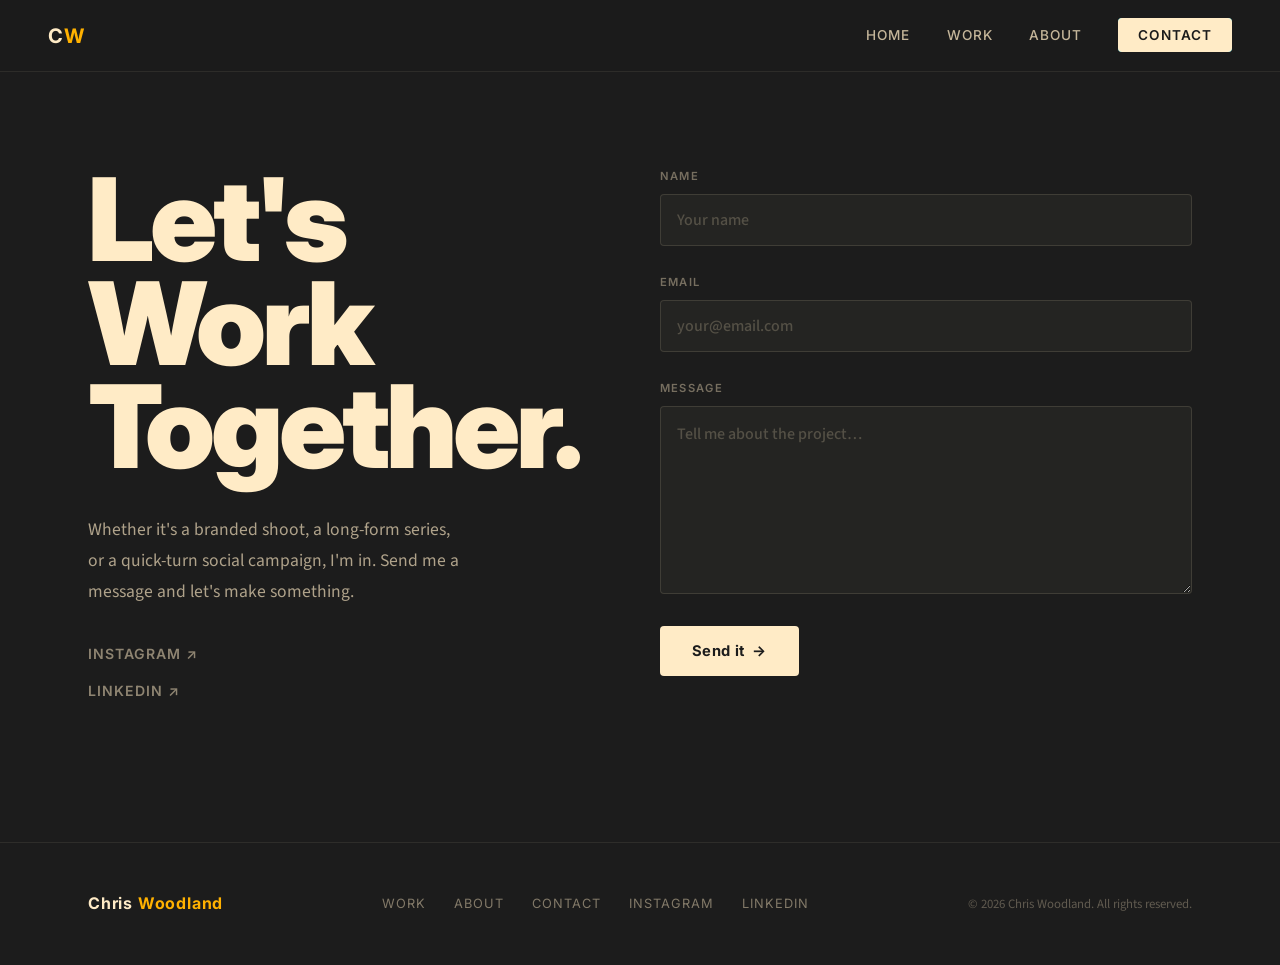
<file: contact.html>
<!DOCTYPE html>
<html lang="en">
<head>
  <meta charset="UTF-8" />
  <meta name="viewport" content="width=device-width, initial-scale=1.0" />
  <meta name="description" content="Get in touch with Chris Woodland — Video Editor, Filmmaker &amp; Content Creator based in Los Angeles." />
  <title>Contact — Chris Woodland</title>
  <link rel="stylesheet" href="css/style.css" />

  <!-- Pre-paint: Contact is always a dark-nav page.
       Setting this class before first paint snaps the Contact CTA button
       to its cream/filled state with zero flash. -->
  <script>
    document.documentElement.classList.add('contact-page');
  </script>
</head>
<body class="contact-page-body">

  <!-- ═══════════════════════════════════
       NAVIGATION
  ═══════════════════════════════════ -->
  <nav class="nav nav-dark" role="navigation" aria-label="Main navigation">
    <a href="index.html" class="nav-logo">C<span>W</span></a>

    <button class="nav-toggle" aria-label="Toggle menu" aria-expanded="false">
      <span></span><span></span><span></span>
    </button>

    <ul class="nav-links">
      <li><a href="index.html">Home</a></li>
      <li><a href="work.html">Work</a></li>
      <li><a href="about.html">About</a></li>
      <li><a href="contact.html" class="nav-cta"><span>Contact</span></a></li>
    </ul>
  </nav>


  <!-- ═══════════════════════════════════
       CONTACT — headline + form
  ═══════════════════════════════════ -->
  <section class="contact-section section-dark" aria-label="Contact Chris">
    <div class="container">
      <div class="contact-grid">

        <!-- LEFT: headline + tagline + socials -->
        <div class="contact-left">
          <h1 class="contact-title">
            <span class="page-load-drop">Let's</span>
            <span class="page-load-drop page-load-delay-1">Work</span>
            <span class="page-load-drop page-load-delay-2">Together.</span>
          </h1>

          <p class="contact-sub page-load-item page-load-delay-3">
            Whether it's a branded shoot, a long-form series, or a quick-turn
            social campaign, I'm in. Send me a message and let's make something.
          </p>

          <div class="contact-socials page-load-item page-load-delay-4">
            <a href="https://instagram.com/Tophwin"
               class="contact-social-link"
               target="_blank" rel="noopener">
              Instagram ↗
            </a>
            <a href="https://www.linkedin.com/in/chris-woodland-5528b317b/"
               class="contact-social-link"
               target="_blank" rel="noopener">
              LinkedIn ↗
            </a>
          </div>
        </div>

        <!-- RIGHT: form -->
        <!--
          FORMSPREE SETUP:
          1. Go to formspree.io and create a free account.
          2. Create a new form — copy the form ID (looks like "xdkoblyz").
          3. Replace YOUR_FORM_ID below with your actual form ID.
          4. In the Formspree dashboard you can set a custom "Return URL"
             to redirect back to this page after submission.
        -->
        <form class="contact-form page-load-item page-load-delay-3"
              action="https://formspree.io/f/mbdpnwzp"
              method="POST"
              novalidate>

          <div class="form-group">
            <label for="contact-name">Name</label>
            <input
              type="text"
              id="contact-name"
              name="name"
              placeholder="Your name"
              autocomplete="name"
              required
            />
          </div>

          <div class="form-group">
            <label for="contact-email">Email</label>
            <input
              type="email"
              id="contact-email"
              name="email"
              placeholder="your@email.com"
              autocomplete="email"
              required
            />
          </div>

          <div class="form-group">
            <label for="contact-message">Message</label>
            <textarea
              id="contact-message"
              name="message"
              rows="6"
              placeholder="Tell me about the project…"
              required
            ></textarea>
          </div>

          <button type="submit" class="btn-submit">Send it &nbsp;→</button>

        </form>

      </div>
    </div>
  </section>


  <!-- ═══════════════════════════════════
       FOOTER
  ═══════════════════════════════════ -->
  <footer class="footer section-dark" role="contentinfo">
    <div class="container">
      <div class="footer-inner">
        <span class="footer-logo">Chris <span>Woodland</span></span>

        <nav class="footer-links" aria-label="Footer navigation">
          <a href="work.html">Work</a>
          <a href="about.html">About</a>
          <a href="contact.html">Contact</a>
          <a href="https://instagram.com/Tophwin" target="_blank" rel="noopener">Instagram</a>
          <a href="https://www.linkedin.com/in/chris-woodland-5528b317b/" target="_blank" rel="noopener">LinkedIn</a>
        </nav>

        <p class="footer-copy">&copy; 2026 Chris Woodland. All rights reserved.</p>
      </div>
    </div>
  </footer>


  <script src="js/main.js"></script>
</body>
</html>
</file>
<file: css/style.css>
/* ============================================================
   CHRIS WOODLAND — Global Stylesheet
   ChrisWoodland.com
   ============================================================ */

/* ---------- Fonts ---------- */
@import url('https://fonts.googleapis.com/css2?family=Inter:wght@300;400;500;600;700;900&family=Source+Sans+3:wght@300;400;500;600&display=swap');

/* ---------- CSS Variables ---------- */
:root {
  --carbon:  #1C1C1C;
  --cream:   #FFEBc6;
  --red:     #00D4FF;
  --coral:   #00B8E8;
  --orange:  #FFB100;

  --font-heading: 'Inter', sans-serif;
  --font-body:    'Source Sans 3', sans-serif;

  --nav-height: 72px;
  --transition: 0.3s ease;
}

/* ---------- Reset ---------- */
*, *::before, *::after { box-sizing: border-box; margin: 0; padding: 0; }
html { scroll-behavior: smooth; }
body {
  font-family: var(--font-body);
  background: var(--carbon);
  color: var(--cream);
  line-height: 1.6;
  overflow-x: hidden;
}
a { color: inherit; text-decoration: none; }
img { display: block; max-width: 100%; }
ul { list-style: none; }

/* ---------- Navigation ---------- */
.nav {
  position: fixed;
  top: 0; left: 0; right: 0;
  z-index: 100;
  height: var(--nav-height);
  display: flex;
  align-items: center;
  justify-content: space-between;
  padding: 0 48px;
  transition: background var(--transition), backdrop-filter var(--transition);
}

.nav.scrolled {
  background: rgba(28, 28, 28, 0.92);
  backdrop-filter: blur(12px);
  border-bottom: 1px solid rgba(255, 235, 198, 0.08);
}

.nav-logo {
  font-family: var(--font-heading);
  font-weight: 700;
  font-size: 1.25rem;
  letter-spacing: 0.05em;
  color: var(--cream);
  transition: color var(--transition);
}
.nav-logo span { color: var(--orange); }
.nav-logo:hover { color: var(--orange); }

.nav-links {
  display: flex;
  gap: 36px;
  align-items: center;
}

.nav-links a {
  font-family: var(--font-heading);
  font-size: 0.85rem;
  font-weight: 500;
  letter-spacing: 0.08em;
  text-transform: uppercase;
  color: rgba(255, 235, 198, 0.75);
  transition: color var(--transition);
}
.nav-links a:hover,
.nav-links a.active { color: var(--cream); }
/* CTA button active state: keep text carbon so it stays readable on the cream fill.
   The filled cream button itself is the "current page" indicator. */
.nav-links .nav-cta.active { color: var(--carbon); }

/* Animated underline glow on nav links */
.nav-links a:not(.nav-cta) {
  position: relative;
}
.nav-links a:not(.nav-cta)::after {
  content: '';
  position: absolute;
  bottom: -4px; left: 0;
  width: 0; height: 1px;
  background: var(--orange);
  box-shadow: 0 0 6px var(--orange), 0 0 12px rgba(255,177,0,0.4);
  transition: width 0.3s ease;
}
.nav-links a:not(.nav-cta):hover::after,
.nav-links a:not(.nav-cta).active::after { width: 100%; }

.nav-links .nav-cta {
  background: var(--red);
  color: var(--carbon);
  padding: 9px 20px;
  border-radius: 4px;
  font-weight: 600;
  position: relative;
  overflow: hidden;
  transition: background var(--transition), transform var(--transition), box-shadow var(--transition);
}
/* Text stays above any pseudo-element layers */
.nav-links .nav-cta span {
  position: relative;
  z-index: 1;
}
/* Home page: simple glow on hover — no fill animation */
.nav-links .nav-cta:hover {
  background: var(--coral);
  transform: translateY(-1px);
  box-shadow: 0 0 16px rgba(0, 212, 255, 0.55), 0 0 32px rgba(0, 212, 255, 0.25);
}

/* Hamburger (mobile) */
.nav-toggle {
  display: none;
  flex-direction: column;
  gap: 5px;
  cursor: pointer;
  padding: 6px;
  background: transparent;
  border: none;
  outline: none;
  -webkit-appearance: none;
  appearance: none;
}
.nav-toggle span {
  display: block;
  width: 26px; height: 2px;
  background: var(--cream);
  border-radius: 2px;
  transition: all var(--transition);
  pointer-events: none;
}

/* ---------- Buttons ---------- */
.btn {
  display: inline-flex;
  align-items: center;
  gap: 8px;
  font-family: var(--font-heading);
  font-weight: 600;
  font-size: 0.9rem;
  letter-spacing: 0.04em;
  padding: 14px 28px;
  border-radius: 4px;
  border: none;
  cursor: pointer;
  transition: all var(--transition);
}
.btn-primary {
  background: var(--red);
  color: var(--carbon);
  position: relative;
  overflow: hidden;
}
.btn-primary::before {
  content: '';
  position: absolute;
  inset: 0;
  background: linear-gradient(120deg, transparent 0%, rgba(255,255,255,0.12) 50%, transparent 100%);
  transform: translateX(-100%);
  transition: transform 0.5s ease;
}
.btn-primary:hover::before { transform: translateX(100%); }
.btn-primary:hover {
  background: var(--coral);
  transform: translateY(-2px);
  box-shadow: 0 0 20px rgba(0, 212, 255, 0.6), 0 0 40px rgba(0, 212, 255, 0.25), 0 8px 24px rgba(0, 212, 255, 0.35);
}
.btn-outline {
  background: transparent;
  color: var(--carbon);
  border: 2px solid var(--carbon);
  position: relative;
  overflow: hidden;
}
.btn-outline::before {
  content: '';
  position: absolute;
  inset: 0;
  background: var(--carbon);
  transform: scaleX(0);
  transform-origin: left;
  transition: transform 0.3s ease;
  z-index: -1;
}
.btn-outline:hover::before { transform: scaleX(1); }
.btn-outline:hover {
  color: var(--cream);
  transform: translateY(-2px);
  box-shadow: 0 0 16px rgba(28,28,28,0.25);
}
.btn-outline-light {
  background: transparent;
  color: var(--cream);
  border: 2px solid rgba(255,235,198,0.35);
  position: relative;
  overflow: hidden;
}
.btn-outline-light::before {
  content: '';
  position: absolute;
  inset: 0;
  background: rgba(255,235,198,0.07);
  transform: scaleX(0);
  transform-origin: left;
  transition: transform 0.3s ease;
  z-index: -1;
}
.btn-outline-light:hover::before { transform: scaleX(1); }
.btn-outline-light:hover {
  border-color: rgba(255,235,198,0.8);
  transform: translateY(-2px);
  box-shadow: 0 0 14px rgba(255,235,198,0.12), 0 0 28px rgba(255,235,198,0.06);
}

/* ---------- Section Utilities ---------- */
.section-dark  { background: var(--carbon); color: var(--cream); }
.section-light { background: var(--cream);  color: var(--carbon); }

.container {
  max-width: 1200px;
  margin: 0 auto;
  padding: 0 48px;
}

.section-label {
  font-family: var(--font-heading);
  font-size: 0.75rem;
  font-weight: 600;
  letter-spacing: 0.2em;
  text-transform: uppercase;
  opacity: 0.5;
  margin-bottom: 16px;
}

/* ---------- Hero ---------- */
.hero {
  min-height: 100vh;
  display: flex;
  flex-direction: column;
  justify-content: center;
  padding: calc(var(--nav-height) + 60px) 48px 80px;
  position: relative;
  overflow: hidden;
}

.hero::before {
  content: '';
  position: absolute;
  inset: 0;
  background:
    radial-gradient(ellipse 60% 50% at 70% 50%, rgba(0, 212, 255, 0.06) 0%, transparent 70%),
    radial-gradient(ellipse 40% 60% at 20% 80%, rgba(255, 177, 0, 0.04) 0%, transparent 70%);
  pointer-events: none;
}

.hero-content { position: relative; max-width: 900px; }

.hero-eyebrow {
  font-family: var(--font-heading);
  font-size: 0.8rem;
  font-weight: 500;
  letter-spacing: 0.25em;
  text-transform: uppercase;
  color: var(--orange);
  margin-bottom: 28px;
  display: flex;
  align-items: center;
  gap: 12px;
}
.hero-eyebrow::before {
  content: '';
  width: 32px; height: 1px;
  background: var(--orange);
}

.hero-title {
  font-family: var(--font-heading);
  font-weight: 900;
  font-size: clamp(3.5rem, 9vw, 8rem);
  line-height: 1;
  letter-spacing: -0.02em;
  margin-bottom: 32px;
  min-height: 1.1em;
}

/* Cycling text */
.cycling-wrapper {
  display: inline-block;
  position: relative;
}
.cycling-text {
  display: inline-block;
  opacity: 0;
  transform: translateY(20px);
  transition: opacity 0.5s ease, transform 0.5s ease;
  position: absolute;
  left: 0;
  white-space: nowrap;
}
.cycling-text.active {
  opacity: 1;
  transform: translateY(0);
  position: relative;
}
.cycling-text.exit {
  opacity: 0;
  transform: translateY(-20px);
}

/* Accent color on last word of cycling text */
.cycling-text .accent { color: var(--red); }

.hero-tagline {
  font-family: var(--font-body);
  font-size: clamp(1rem, 2vw, 1.25rem);
  font-weight: 300;
  color: rgba(255, 235, 198, 0.65);
  margin-bottom: 48px;
  max-width: 480px;
  line-height: 1.7;
}

.hero-actions {
  display: flex;
  align-items: center;
  gap: 20px;
  flex-wrap: wrap;
}

.hero-scroll {
  position: absolute;
  bottom: 40px;
  left: 48px;
  display: flex;
  align-items: center;
  gap: 12px;
  font-family: var(--font-heading);
  font-size: 0.75rem;
  letter-spacing: 0.15em;
  text-transform: uppercase;
  color: rgba(255,235,198,0.35);
}
.hero-scroll-line {
  width: 48px; height: 1px;
  background: rgba(255,235,198,0.2);
  position: relative;
  overflow: hidden;
}
.hero-scroll-line::after {
  content: '';
  position: absolute;
  left: -100%; top: 0;
  width: 100%; height: 100%;
  background: var(--orange);
  animation: scrollLine 2s ease-in-out infinite;
}
@keyframes scrollLine {
  0%   { left: -100%; }
  50%  { left: 0%; }
  100% { left: 100%; }
}

/* ---------- Recent Work Strip ---------- */
.work-strip {
  padding: 100px 0;
}

.work-strip-header {
  display: flex;
  justify-content: space-between;
  align-items: flex-end;
  margin-bottom: 48px;
}

.work-strip-title {
  font-family: var(--font-heading);
  font-weight: 800;
  font-size: clamp(2rem, 4vw, 3rem);
  line-height: 1.1;
  letter-spacing: -0.02em;
}

.work-grid {
  display: grid;
  grid-template-columns: repeat(3, 1fr);
  gap: 20px;
}

.work-card {
  position: relative;
  aspect-ratio: 16/10;
  overflow: hidden;
  border-radius: 6px;
  background: rgba(28,28,28,0.08);
  cursor: pointer;
}

.work-card-thumb {
  width: 100%; height: 100%;
  object-fit: cover;
  transition: transform 0.5s ease;
}

/* Placeholder when no image */
.work-card-placeholder {
  width: 100%; height: 100%;
  display: flex;
  align-items: center;
  justify-content: center;
  background: rgba(28,28,28,0.12);
  color: rgba(28,28,28,0.2);
  font-family: var(--font-heading);
  font-size: 0.8rem;
  letter-spacing: 0.1em;
  text-transform: uppercase;
}

.work-card:hover .work-card-thumb { transform: scale(1.04); }

/* Glow border on card hover */
.work-card::after {
  content: '';
  position: absolute;
  inset: 0;
  border-radius: 6px;
  border: 1.5px solid transparent;
  transition: border-color 0.3s ease, box-shadow 0.3s ease;
  pointer-events: none;
  z-index: 2;
}
.work-card:hover::after {
  border-color: rgba(0, 212, 255, 0.6);
  box-shadow:
    inset 0 0 20px rgba(0, 212, 255, 0.08),
    0 0 24px rgba(0, 212, 255, 0.2),
    0 0 48px rgba(0, 212, 255, 0.1);
}

.work-card-overlay {
  position: absolute;
  inset: 0;
  background: linear-gradient(to top, rgba(28,28,28,0.88) 0%, rgba(28,28,28,0.2) 60%, transparent 100%);
  opacity: 0;
  transition: opacity 0.35s ease;
  display: flex;
  align-items: flex-end;
  padding: 20px;
  z-index: 1;
}
.work-card:hover .work-card-overlay { opacity: 1; }

.work-card-info { color: #fff; }
.work-card-title {
  font-family: var(--font-heading);
  font-weight: 600;
  font-size: 1rem;
  margin-bottom: 4px;
}
.work-card-category {
  font-size: 0.75rem;
  letter-spacing: 0.1em;
  text-transform: uppercase;
  opacity: 0.7;
  color: var(--orange);
}

/* ---------- Logo Strip ---------- */
.logo-strip {
  padding: 80px 0;
  border-top: 1px solid rgba(255,235,198,0.06);
  border-bottom: 1px solid rgba(255,235,198,0.06);
}

.logo-strip-label {
  text-align: center;
  margin-bottom: 40px;
}

.logo-strip-track {
  display: flex;
  align-items: center;
  justify-content: center;
  gap: 60px;
  flex-wrap: wrap;
}

.logo-placeholder {
  height: 28px;
  width: 80px;
  background: rgba(255,235,198,0.08);
  border-radius: 3px;
  transition: background 0.3s ease, box-shadow 0.3s ease;
  cursor: default;
}
.logo-placeholder:hover {
  background: rgba(255,235,198,0.16);
  box-shadow: 0 0 12px rgba(255,177,0,0.2);
}

/* ---------- Footer ---------- */
.footer {
  padding: 48px 0;
  border-top: 1px solid rgba(255,235,198,0.08);
}

.footer-inner {
  display: flex;
  justify-content: space-between;
  align-items: center;
  flex-wrap: wrap;
  gap: 20px;
}

.footer-logo {
  font-family: var(--font-heading);
  font-weight: 700;
  font-size: 1rem;
  letter-spacing: 0.05em;
}
.footer-logo span { color: var(--orange); }

.footer-links {
  display: flex;
  gap: 28px;
}
.footer-links a {
  font-family: var(--font-heading);
  font-size: 0.8rem;
  letter-spacing: 0.08em;
  text-transform: uppercase;
  color: rgba(255,235,198,0.45);
  transition: color var(--transition), text-shadow var(--transition);
  position: relative;
}
.footer-links a::after {
  content: '';
  position: absolute;
  bottom: -3px; left: 0;
  width: 0; height: 1px;
  background: var(--orange);
  box-shadow: 0 0 6px var(--orange);
  transition: width 0.3s ease;
}
.footer-links a:hover {
  color: var(--cream);
  text-shadow: 0 0 12px rgba(255,235,198,0.25);
}
.footer-links a:hover::after { width: 100%; }

.footer-copy {
  font-size: 0.8rem;
  color: rgba(255,235,198,0.3);
}

/* ---------- Work Page: instant orange body (no flash on arrival) ---------- */
body.work-page-body { background: var(--orange); }

/* ---------- Page Exit Overlay (fires on departing page before nav) ---------- */
/* Motion blur keyframe — blurry at peak speed, clears as it decelerates */
@keyframes revealMotionBlur {
  0%   { filter: blur(12px); }
  55%  { filter: blur(6px);  }
  100% { filter: blur(0px);  }
}

.page-exit-overlay {
  position: fixed;
  inset: 0;
  background: var(--orange);
  z-index: 98; /* sits below nav (z-index:100) so logo + links stay visible */
  clip-path: circle(0% at var(--exit-x, 50%) var(--exit-y, 36px));
  pointer-events: none;
  will-change: clip-path, filter;
}
.page-exit-overlay.go {
  transition: clip-path 0.85s cubic-bezier(0.76, 0, 0.24, 1);
  clip-path: circle(150% at var(--exit-x, 50%) var(--exit-y, 36px));
  animation: revealMotionBlur 0.85s cubic-bezier(0.76, 0, 0.24, 1) forwards;
}

/* ---------- Home page Contact button: cream retreats right→left on arrival from work ---------- */
.nav-links .nav-cta {
  position: relative;
  overflow: hidden;
}
.nav-links .nav-cta::before {
  content: '';
  position: absolute;
  inset: 0;
  background: var(--cream);
  transform: scaleX(0);          /* invisible by default */
  transform-origin: right center;
  border-radius: inherit;
  transition: none;
}
/* Step 1: JS snaps to cream instantly (no transition) */
.nav-links .nav-cta.cream-snap::before  { transform: scaleX(1); transition: none; }
/* Step 2: JS retreats right→left, revealing cyan */
.nav-links .nav-cta.cream-retreat::before {
  transform: scaleX(0);
  transform-origin: left center; /* collapses leftward — cyan revealed right to left */
  transition: transform 0.55s cubic-bezier(0.22, 1, 0.36, 1);
}
/* Text always above the fill layer */
.nav-links .nav-cta span { position: relative; z-index: 1; }

/* ---------- Page Reveal (Radial Fill — direct URL access fallback) ---------- */
.page-reveal {
  position: fixed;
  inset: 0;
  background: var(--orange);
  z-index: 5;
  clip-path: circle(0% at var(--reveal-x, 50%) var(--reveal-y, 36px));
  pointer-events: none;
  will-change: clip-path;
}
.page-reveal.go {
  transition: clip-path 0.9s cubic-bezier(0.76, 0, 0.24, 1);
  clip-path: circle(150% at var(--reveal-x, 50%) var(--reveal-y, 36px));
  animation: revealMotionBlur 0.9s cubic-bezier(0.76, 0, 0.24, 1) forwards;
}
/* Once body turns orange the fixed overlay is redundant — hidden cleanly */
body.orange-ready .page-reveal { display: none; }
body.orange-ready { background: var(--orange); }

/* Sections + footer sit above the reveal overlay */
.page-header,
.work-page { position: relative; z-index: 10; }
.footer     { position: relative; z-index: 10; }

/* ---------- Section: Orange ---------- */
/* Sections are transparent — the page-reveal circle IS the background */
.section-orange {
  background: transparent;
  color: var(--carbon);
}

/* Nav: always dark on orange pages — static, no entrance animation */
.nav-dark {
  background: rgba(28, 28, 28, 0.96) !important;
  backdrop-filter: blur(12px);
  border-bottom: 1px solid rgba(255, 235, 198, 0.08);
}

/* Contact button: starts cyan, cream fill sweeps in from left on page load */
.nav-dark .nav-cta {
  background: var(--red); /* cyan — matches every other page initially */
  color: var(--carbon);
  transition: transform var(--transition), box-shadow var(--transition);
}
.nav-dark .nav-cta::before {
  content: '';
  position: absolute;
  inset: 0;
  background: var(--cream);
  transform: scaleX(0);
  transform-origin: left center;
  border-radius: inherit;
  transition: transform 0s; /* no transition until JS fires the fill */
}
/* JS adds .contact-fill to trigger the horizontal wipe */
.nav-dark .nav-cta.contact-fill::before {
  transform: scaleX(1);
  transition: transform 0.55s cubic-bezier(0.22, 1, 0.36, 1);
}
.nav-dark .nav-cta:hover {
  transform: translateY(-1px);
  box-shadow: 0 0 16px rgba(255, 235, 198, 0.35), 0 0 32px rgba(255, 235, 198, 0.12);
}

/* Eyebrow overrides on orange bg */
.section-orange .hero-eyebrow {
  color: rgba(28,28,28,0.55);
}
.section-orange .hero-eyebrow::before {
  background: rgba(28,28,28,0.4);
}

/* Accent dot on page title — use carbon on orange instead of cyan */
.section-orange .page-header-title .accent {
  color: var(--carbon);
  text-shadow: none;
}

.section-orange .page-header-sub {
  color: rgba(28,28,28,0.45);
}

/* Cards on orange — cream/white cards that lift off the warm background */
.section-orange .work-page-card {
  background: var(--cream);
  box-shadow: 0 4px 24px rgba(28,28,28,0.14);
}
.section-orange .work-page-card:hover {
  box-shadow: 0 10px 40px rgba(28,28,28,0.22);
  transform: translateY(-4px);
}
.section-orange .work-page-placeholder {
  background: linear-gradient(135deg, rgba(28,28,28,0.07) 0%, rgba(28,28,28,0.03) 100%);
  border: 1px solid rgba(28,28,28,0.08);
}

/* Glow border: carbon on orange for a dark punch */
.section-orange .work-page-card:hover::after,
.section-orange .work-page-card:focus-visible::after {
  border-color: rgba(28,28,28,0.5);
  box-shadow:
    inset 0 0 20px rgba(28,28,28,0.04),
    0 0 28px rgba(28,28,28,0.18),
    0 0 56px rgba(28,28,28,0.08);
}

/* Play button on orange-bg cards — use carbon ring, cyan icon */
.section-orange .work-page-play {
  background: rgba(28,28,28,0.1);
  border-color: rgba(28,28,28,0.5);
  color: var(--carbon);
}
.section-orange .work-page-card:hover .work-page-play {
  background: rgba(28,28,28,0.18);
  box-shadow: 0 0 20px rgba(28,28,28,0.25);
}

/* Category label on orange — use carbon, stands out clearly */
.section-orange .work-page-category {
  color: rgba(28,28,28,0.55);
}

/* ---------- Page Load Animations ---------- */

/* Cards / content: rise up from below */
.page-load-item {
  opacity: 0;
  transform: translateY(28px);
  transition: opacity 0.75s cubic-bezier(0.22, 1, 0.36, 1),
              transform 0.75s cubic-bezier(0.22, 1, 0.36, 1);
}
body.loaded .page-load-item {
  opacity: 1;
  transform: translateY(0);
}

/* Header elements: drop down from above */
.page-load-drop {
  opacity: 0;
  transform: translateY(-36px);
  transition: opacity 0.8s cubic-bezier(0.22, 1, 0.36, 1),
              transform 0.8s cubic-bezier(0.22, 1, 0.36, 1);
}
body.loaded .page-load-drop {
  opacity: 1;
  transform: translateY(0);
}
.page-load-delay-1 { transition-delay: 0.12s; }
.page-load-delay-2 { transition-delay: 0.24s; }
.page-load-delay-3 { transition-delay: 0.38s; }
.page-load-delay-4 { transition-delay: 0.48s; }
.page-load-delay-5 { transition-delay: 0.58s; }
.page-load-delay-6 { transition-delay: 0.68s; }
.page-load-delay-7 { transition-delay: 0.78s; }
.page-load-delay-8 { transition-delay: 0.88s; }
.page-load-delay-9  { transition-delay: 0.98s; }
.page-load-delay-10 { transition-delay: 1.08s; }
.page-load-delay-11 { transition-delay: 1.18s; }

/* ---------- Page Header (Work / About / Contact) ---------- */
.page-header {
  padding: calc(var(--nav-height) + 80px) 0 64px;
  border-bottom: 1px solid rgba(255,235,198,0.06);
}
.page-header-title {
  font-family: var(--font-heading);
  font-weight: 900;
  font-size: clamp(2.8rem, 7vw, 6rem);
  line-height: 1;
  letter-spacing: -0.02em;
  margin-bottom: 20px;
}
.page-header-title .accent {
  color: var(--red);
  text-shadow: 0 0 24px rgba(0, 212, 255, 0.5), 0 0 48px rgba(0, 212, 255, 0.2);
}
.page-header-sub {
  font-family: var(--font-heading);
  font-size: 0.8rem;
  letter-spacing: 0.18em;
  text-transform: uppercase;
  color: rgba(255,235,198,0.35);
}

/* ---------- Work Page Grid ---------- */
.work-page { padding: 80px 0 120px; }

.work-page-grid {
  display: grid;
  grid-template-columns: repeat(3, 1fr);
  gap: 24px;
}

.work-page-card {
  position: relative;
  border-radius: 8px;
  overflow: hidden;
  cursor: pointer;
  outline: none;
  box-shadow: 0 4px 20px rgba(28,28,28,0.1);
  transition: box-shadow 0.3s ease, transform 0.3s ease;
}
.work-page-card:hover {
  box-shadow: 0 8px 36px rgba(28,28,28,0.15);
  transform: translateY(-3px);
}
.work-page-card:focus-visible {
  box-shadow: 0 0 0 3px var(--red);
}

.work-page-thumb {
  position: relative;
  aspect-ratio: 16/10;
  background: rgba(255,235,198,0.04);
}

/* Real thumbnail images inside work page cards */
.work-page-thumb-img {
  position: absolute;
  inset: 0;
  width: 100%;
  height: 100%;
  object-fit: cover;
  transition: transform 0.5s ease;
  display: block;
}
.work-page-card:hover .work-page-thumb-img { transform: scale(1.04); }

/* Homepage work cards as block links */
a.work-card { display: block; }

.work-page-placeholder {
  width: 100%; height: 100%;
  background: linear-gradient(135deg, rgba(28,28,28,0.07) 0%, rgba(28,28,28,0.04) 100%);
  border: 1px solid rgba(28,28,28,0.08);
}

/* Glow border on hover — same system as home cards */
.work-page-card::after {
  content: '';
  position: absolute;
  inset: 0;
  border-radius: 8px;
  border: 1.5px solid transparent;
  transition: border-color 0.3s ease, box-shadow 0.3s ease;
  pointer-events: none;
  z-index: 3;
}
.work-page-card:hover::after,
.work-page-card:focus-visible::after {
  border-color: rgba(0, 212, 255, 0.7);
  box-shadow:
    inset 0 0 20px rgba(0, 212, 255, 0.08),
    0 0 28px rgba(0, 212, 255, 0.35),
    0 0 56px rgba(0, 212, 255, 0.15);
}

.work-page-overlay {
  position: absolute;
  inset: 0;
  background: linear-gradient(to top, rgba(28,28,28,0.92) 0%, rgba(28,28,28,0.2) 60%, transparent 100%);
  opacity: 0;
  transition: opacity 0.35s ease;
  display: flex;
  flex-direction: column;
  align-items: center;
  justify-content: center;
  gap: 16px;
  z-index: 2;
}
.work-page-card:hover .work-page-overlay,
.work-page-card:focus-visible .work-page-overlay { opacity: 1; }

.work-page-play {
  width: 56px; height: 56px;
  border-radius: 50%;
  background: rgba(0, 212, 255, 0.15);
  border: 1.5px solid rgba(0, 212, 255, 0.6);
  display: flex;
  align-items: center;
  justify-content: center;
  color: var(--red);
  transform: scale(0.85);
  transition: transform 0.3s ease, background 0.3s ease,
              box-shadow 0.3s ease;
}
.work-page-card:hover .work-page-play {
  transform: scale(1);
  background: rgba(0, 212, 255, 0.22);
  box-shadow: 0 0 20px rgba(0, 212, 255, 0.35), 0 0 40px rgba(0, 212, 255, 0.15);
}

.work-page-info {
  text-align: center;
  color: #fff;
}
.work-page-title {
  font-family: var(--font-heading);
  font-weight: 600;
  font-size: 1rem;
  margin-bottom: 4px;
}
.work-page-category {
  font-size: 0.72rem;
  letter-spacing: 0.15em;
  text-transform: uppercase;
  color: var(--red);
}

/* ---------- Lightbox ---------- */
.lightbox {
  position: fixed;
  inset: 0;
  z-index: 200;
  display: flex;
  align-items: center;
  justify-content: center;
}
.lightbox[hidden] { display: none; }

.lightbox-backdrop {
  position: absolute;
  inset: 0;
  background: rgba(10, 10, 10, 0.92);
  backdrop-filter: blur(8px);
  cursor: pointer;
}

.lightbox-content {
  position: relative;
  z-index: 1;
  width: min(90vw, 1100px);
}

.lightbox-video-wrap {
  position: relative;
  padding-bottom: 56.25%; /* 16:9 */
  height: 0;
  border-radius: 8px;
  overflow: hidden;
  box-shadow: 0 0 60px rgba(0, 212, 255, 0.15), 0 32px 80px rgba(0,0,0,0.6);
}
.lightbox-video-wrap iframe {
  position: absolute;
  inset: 0;
  width: 100%; height: 100%;
}

.lightbox-close {
  position: fixed;
  top: 24px; right: 28px;
  z-index: 2;
  background: rgba(255,235,198,0.08);
  border: 1px solid rgba(255,235,198,0.15);
  color: var(--cream);
  font-size: 1.5rem;
  line-height: 1;
  width: 44px; height: 44px;
  border-radius: 50%;
  cursor: pointer;
  display: flex;
  align-items: center;
  justify-content: center;
  transition: background 0.2s ease, box-shadow 0.2s ease, transform 0.2s ease;
}
.lightbox-close:hover {
  background: rgba(0, 212, 255, 0.15);
  box-shadow: 0 0 14px rgba(0, 212, 255, 0.3);
  transform: scale(1.08);
}

/* Lightbox open animation */
.lightbox-content {
  opacity: 0;
  transform: scale(0.95);
  transition: opacity 0.3s ease, transform 0.3s ease;
}
.lightbox.open .lightbox-content {
  opacity: 1;
  transform: scale(1);
}

/* ---------- Work page responsive ---------- */
@media (max-width: 900px) {
  .work-page-grid { grid-template-columns: repeat(2, minmax(0, 1fr)); gap: 16px; }
  .work-page { overflow: hidden; }
}
@media (max-width: 560px) {
  /* Keep 2-per-row on mobile — tighter gap for small screens */
  .work-page-grid { grid-template-columns: repeat(2, minmax(0, 1fr)); gap: 10px; }
}

/* ---------- Small-screen overrides (≤ 540px — typical phone width) ---------- */
@media (max-width: 540px) {
  /* Hero title: scale down so the longest word "Videographer." doesn't clip */
  .hero-title { font-size: clamp(1.85rem, 9vw, 3rem); }

  /* Hero CTA buttons: stack full-width so neither button looks squished */
  .hero-actions {
    flex-direction: column;
    align-items: stretch;
    gap: 12px;
  }
  .hero-actions .btn {
    width: 100%;
    justify-content: center;
    padding: 16px 24px;
    font-size: 0.95rem;
  }

  /* Hero tagline: slightly larger and brighter so it reads more on mobile */
  .hero-tagline {
    font-size: 1.05rem;
    color: rgba(255, 235, 198, 0.8);
    margin-bottom: 36px;
  }

  /* Hero eyebrow: give it a bit more presence on mobile */
  .hero-eyebrow {
    font-size: 0.72rem;
    margin-bottom: 20px;
  }

  /* Work page cards: taller aspect ratio at 2-per-row so content isn't compressed */
  .work-page-thumb { aspect-ratio: 3/4; }
  /* Scale down the overlay content to fit the narrower cards */
  .work-page-play { width: 36px; height: 36px; }
  .work-page-title { font-size: 0.82rem; }
  .work-page-category { font-size: 0.62rem; letter-spacing: 0.1em; }
  /* Placeholder text */
  .work-page-placeholder { font-size: 0.62rem; }

  /* About: stack photos back to column so neither gets cut off on narrow screens */
  .about-photos {
    flex-direction: column;
    max-width: 100%;
  }
  .about-photo-placeholder.tall,
  .about-photo.tall { flex: none; width: 100%; aspect-ratio: 4/5; }
  .about-photo-placeholder.wide,
  .about-photo.wide { flex: none; width: 100%; aspect-ratio: 5/3; }

  /* Contact: ensure title and sub-copy don't overflow viewport */
  .contact-title { font-size: clamp(2.6rem, 11vw, 4rem); word-break: break-word; }
  .contact-sub { max-width: 100%; }
  .contact-section { overflow: hidden; }

  /* Footer: wrap nav + social links so LinkedIn doesn't get cut off.
     A JS-injected `.footer-links-break` element forces a wrap BEFORE the
     Instagram link, so Work/About/Contact sit on row 1 and
     Instagram + LinkedIn stay together on row 2 (never split). */
  .footer-inner {
    gap: 24px;
  }
  .footer-links {
    flex-wrap: wrap;
    justify-content: center;
    gap: 6px 20px;
  }
  .footer-links-break {
    flex-basis: 100%;
    width: 100%;
    height: 0;
    margin: 0;
    padding: 0;
  }
}
/* Break element is harmless on desktop (no width, no height) but we hide it
   explicitly above the mobile breakpoint to keep the desktop flex row clean. */
@media (min-width: 901px) {
  .footer-links-break { display: none; }
}

/* ---------- Scroll Reveal ---------- */
.reveal {
  opacity: 0;
  transform: translateY(32px);
  transition: opacity 0.7s ease, transform 0.7s ease;
}
.reveal.revealed {
  opacity: 1;
  transform: translateY(0);
}
.reveal-delay-1 { transition-delay: 0.1s; }
.reveal-delay-2 { transition-delay: 0.22s; }
.reveal-delay-3 { transition-delay: 0.34s; }

/* ---------- Hero accent glow on cycling text ---------- */
.cycling-text .accent {
  color: var(--red);
  text-shadow: 0 0 24px rgba(0, 212, 255, 0.5), 0 0 48px rgba(0, 212, 255, 0.2);
}

/* ══════════════════════════════════════════════
   ABOUT PAGE
══════════════════════════════════════════════ */

/* Instant cyan body — prevents flash on direct URL visit */
body.about-page-body { background: var(--red); }

/* About section sits above the P3 overlay */
.about-section { position: relative; z-index: 10; }

/* Section base: transparent over the cyan body */
.section-cyan {
  background: transparent;
  color: var(--carbon);
}

/* ── About section layout ──────────────────── */
.about-section {
  padding: calc(var(--nav-height) + 96px) 0 140px;
}

.about-grid {
  display: grid;
  grid-template-columns: 1.1fr 1fr;
  gap: 72px;
  align-items: start;
}

.about-left {
  display: flex;
  flex-direction: column;
  gap: 48px;
}

/* ── Big stacked title ─────────────────────── */
.about-title {
  font-family: var(--font-heading);
  font-weight: 900;
  font-size: clamp(3.8rem, 9vw, 8rem);
  line-height: 0.92;
  letter-spacing: -0.035em;
  color: var(--carbon);
  margin: 0;
}
.about-title .hi,
.about-title .name {
  display: block;
}
.about-title .name {
  margin-top: 0.04em;
}
/* Period mark — carbon, same weight as the text.
   A clean modern alternative to the glowing accent. */
.about-title .stop {
  color: var(--carbon);
}

/* ── Photo placeholders (under the title) ──── */
.about-photos {
  display: flex;
  flex-direction: column;
  gap: 14px;
  max-width: 440px;
}
.about-photo-placeholder {
  width: 100%;
  background: rgba(28, 28, 28, 0.07);
  border-radius: 8px;
  border: 1.5px solid rgba(28, 28, 28, 0.13);
}
.about-photo-placeholder.tall { aspect-ratio: 4/5; }
.about-photo-placeholder.wide { aspect-ratio: 5/3; }

/* ── Real photo (replaces placeholder once asset is available) ── */
.about-photo {
  width: 100%;
  height: auto;           /* preserve natural aspect ratio — no cropping */
  border-radius: 8px;
  display: block;
  object-fit: unset;      /* show full image, never crop */
}
.about-photo.wide  { aspect-ratio: 5/3; object-fit: cover; }

/* ── Bio text column ───────────────────────── */
/* padding-top removed so the first paragraph's cap-height aligns
   with the top of the "Hi," heading in the left column. */
.about-text { padding-top: 0; }

.about-text p {
  font-family: var(--font-body);
  font-size: clamp(1.02rem, 1.55vw, 1.18rem);
  line-height: 1.72;
  color: var(--carbon);
  font-weight: 600;      /* bold — stays crisp on the bright cyan bg */
  margin-bottom: 1.35em;
}
.about-text p:last-of-type { margin-bottom: 0; }

/* CTA row beneath bio */
.about-cta {
  display: flex;
  gap: 16px;
  align-items: center;
  flex-wrap: wrap;
  margin-top: 2.6rem;
}

/* ── Buttons: dark variants for light/cyan backgrounds ── */
.btn-carbon {
  display: inline-flex;
  align-items: center;
  gap: 8px;
  background: var(--carbon);
  color: var(--cream);
  font-family: var(--font-heading);
  font-weight: 600;
  font-size: 0.9rem;
  letter-spacing: 0.04em;
  padding: 14px 28px;
  border-radius: 4px;
  border: none;
  cursor: pointer;
  text-decoration: none;
  transition: opacity 0.25s ease, transform 0.25s ease, box-shadow 0.25s ease;
}
.btn-carbon:hover {
  opacity: 0.88;
  transform: translateY(-2px);
  box-shadow: 0 8px 24px rgba(28, 28, 28, 0.25);
}

.btn-outline-dark {
  display: inline-flex;
  align-items: center;
  gap: 8px;
  background: transparent;
  color: var(--carbon);
  font-family: var(--font-heading);
  font-weight: 600;
  font-size: 0.9rem;
  letter-spacing: 0.04em;
  padding: 14px 28px;
  border-radius: 4px;
  border: 2px solid rgba(28, 28, 28, 0.35);
  cursor: pointer;
  text-decoration: none;
  transition: border-color 0.25s ease, background 0.25s ease, transform 0.25s ease;
}
.btn-outline-dark:hover {
  border-color: var(--carbon);
  background: rgba(28, 28, 28, 0.06);
  transform: translateY(-2px);
}

/* Cream solid button — pops against the cyan about background.
   Mirrors .btn-carbon's shape with inverted colors so it reads as a
   sibling to the Contact CTA in the nav. */
.btn-cream {
  display: inline-flex;
  align-items: center;
  gap: 8px;
  background: var(--cream);
  color: var(--carbon);
  font-family: var(--font-heading);
  font-weight: 600;
  font-size: 0.9rem;
  letter-spacing: 0.04em;
  padding: 14px 28px;
  border-radius: 4px;
  border: none;
  cursor: pointer;
  text-decoration: none;
  transition: opacity 0.25s ease, transform 0.25s ease, box-shadow 0.25s ease;
}
.btn-cream:hover {
  opacity: 0.92;
  transform: translateY(-2px);
  box-shadow: 0 8px 24px rgba(28, 28, 28, 0.22);
}

/* About-page-only compressed page-load stagger.
   The shared .page-load-delay-N values are tuned for the work page's
   long radial reveal (~1.1s). The about P3 slash finishes in ~890ms,
   so we compress the stagger here so every element has finished or is
   nearly finished animating by the time the last slice sweeps off —
   no items "pop in" late after the cyan is gone. */
body.about-page-body .page-load-delay-1 { transition-delay: 0.05s; }
body.about-page-body .page-load-delay-2 { transition-delay: 0.12s; }
body.about-page-body .page-load-delay-3 { transition-delay: 0.20s; }
body.about-page-body .page-load-delay-4 { transition-delay: 0.28s; }
body.about-page-body .page-load-delay-5 { transition-delay: 0.36s; }
body.about-page-body .page-load-delay-6 { transition-delay: 0.44s; }

/* ──────────────────────────────────────────────
   P3-INSPIRED SLASH TRANSITION
   Desktop: 4 skewed cyan parallelograms that
   translate in/out (the original approved look).
   Mobile (≤900px): single clip-path sweep on the
   overlay — cleaner on narrow screens with no
   left-side gap.
────────────────────────────────────────────── */
.p3-overlay {
  position: fixed;
  inset: 0;
  z-index: 98;             /* below nav (100), above content (10) */
  pointer-events: none;
  display: flex;
  overflow: hidden;
  background: transparent;
}

/* ── DESKTOP slices: skewed parallelograms, translate in/out ── */
.p3-slice {
  flex: 0 0 25%;           /* fixed 25% — no grow/shrink */
  height: 170%;            /* tall enough that skew can't expose page below */
  margin: -35% 0;          /* vertical bleed only */
  transform: skewX(-14deg) translateX(150vw); /* default: off-screen right */
  will-change: transform;
}
/* Slice 4 needs extra width to plug the bottom-right corner gap created by skewX. */
.p3-slice:nth-child(4) {
  flex-basis: calc(25% + 24.93vh + 4px);
}
/* Deepest cyan on the LEFT, lightest on the RIGHT.
   Entry stagger sweeps slices off 1→4, so the last colour the user sees
   before the body is revealed is #00D4FF — which exactly matches
   body.about-page-body for a seamless reveal. */
.p3-slice:nth-child(1) { background: #007EA8; } /* deepest  (leaves first on entry) */
.p3-slice:nth-child(2) { background: #009BC8; }
.p3-slice:nth-child(3) { background: #00B8E8; }
.p3-slice:nth-child(4) { background: #00D4FF; } /* lightest (leaves last, = body cyan) */

/* Desktop EXIT: slices slide in from the right, staggered right→left */
.p3-overlay.p3-exit .p3-slice {
  transition: transform 0.6s cubic-bezier(0.76, 0, 0.24, 1);
}
.p3-overlay.p3-exit.go .p3-slice {
  transform: skewX(-14deg) translateX(-10px); /* tiny overshoot seals any sub-pixel gap */
}
.p3-overlay.p3-exit .p3-slice:nth-child(4) { transition-delay: 0s;    }
.p3-overlay.p3-exit .p3-slice:nth-child(3) { transition-delay: 0.08s; }
.p3-overlay.p3-exit .p3-slice:nth-child(2) { transition-delay: 0.16s; }
.p3-overlay.p3-exit .p3-slice:nth-child(1) { transition-delay: 0.24s; }

/* Desktop ENTRY: slices start covering the screen, slide off to the left */
.p3-overlay.p3-entry .p3-slice {
  transform: skewX(-14deg) translateX(0); /* fully covers screen on page load */
  transition: transform 0.65s cubic-bezier(0.76, 0, 0.24, 1);
}
.p3-overlay.p3-entry.go .p3-slice {
  transform: skewX(-14deg) translateX(-160vw);
}
.p3-overlay.p3-entry .p3-slice:nth-child(1) { transition-delay: 0s;    }
.p3-overlay.p3-entry .p3-slice:nth-child(2) { transition-delay: 0.08s; }
.p3-overlay.p3-entry .p3-slice:nth-child(3) { transition-delay: 0.16s; }
.p3-overlay.p3-entry .p3-slice:nth-child(4) { transition-delay: 0.24s; }

/* Once all desktop slices are gone, retire the overlay */
body.cyan-ready .p3-overlay { display: none; }

/* ── MOBILE override (≤900px): clip-path sweep ─────────────────
   Replaces the translateX slices with a single diagonal clip-path
   animated on the overlay itself. No background rectangle ever
   paints before motion starts (zero blue flash), and the left
   side is covered first on exit so there's no left-edge gap. */
@media (max-width: 900px) {
  .p3-overlay { will-change: clip-path; }

  /* Reset slices to simple vertical pillars — clip-path handles shape */
  .p3-slice {
    flex: 1 1 25%;
    height: 100%;
    margin: 0;
    transform: none !important;
    transition: none !important;
    will-change: auto;
  }
  .p3-slice:nth-child(4) { flex-basis: 25%; } /* remove the desktop corner bleed */

  /* Exit: zero-area polygon on left → full cover with diagonal right edge */
  .p3-overlay.p3-exit {
    clip-path: polygon(0% 0%, 0% 0%, 0% 100%, 0% 100%);
    transition: clip-path 0.8s cubic-bezier(0.76, 0, 0.24, 1) !important;
  }
  .p3-overlay.p3-exit.go {
    clip-path: polygon(0% 0%, 130% 0%, 100% 100%, 0% 100%) !important;
  }

  /* Entry: mirror of exit — same diagonal start, collapses to right edge */
  .p3-overlay.p3-entry {
    clip-path: polygon(0% 0%, 130% 0%, 100% 100%, 0% 100%);
    transition: clip-path 0.8s cubic-bezier(0.76, 0, 0.24, 1) !important;
  }
  .p3-overlay.p3-entry.go {
    clip-path: polygon(130% 0%, 130% 0%, 100% 100%, 100% 100%) !important;
  }
}

/* ── Contact button: instant cream (no animation) variant ──
   Used when arriving at about from the work page — the button
   is already in its cream state there, so we skip the sweep. */
.nav-dark .nav-cta.contact-instant::before {
  transform: scaleX(1);
  transition: none;
}
/* Pre-paint: if the inline head script set html.from-work-page (about page)
   or html.from-about-page (work page), render the cream layer immediately. */
html.from-work-page .nav-dark .nav-cta::before,
html.from-about-page .nav-dark .nav-cta::before {
  transform: scaleX(1);
  transition: none;
}

/* ── About responsive ──────────────────────── */
@media (max-width: 900px) {
  .about-section {
    padding: calc(var(--nav-height) + 64px) 0 100px;
  }
  .about-grid {
    grid-template-columns: 1fr;
    gap: 48px;
  }
  .about-left { gap: 32px; }
  .about-title {
    font-size: clamp(3.4rem, 13vw, 5.5rem);
  }
  .about-photos {
    flex-direction: row;
    max-width: none;
  }
  .about-photo-placeholder.tall,
  .about-photo.tall {
    flex: 1 1 45%;
    aspect-ratio: 1/1;
  }
  .about-photo-placeholder.wide,
  .about-photo.wide {
    flex: 1 1 55%;
    aspect-ratio: 4/3;
  }
}

/* ══════════════════════════════════════════════
   CONTACT PAGE
══════════════════════════════════════════════ */

/* Pre-paint the Contact CTA cream on the contact page itself —
   set by an inline <head> script before first paint. */
html.contact-page .nav-dark .nav-cta::before {
  transform: scaleX(1);
  transition: none;
}

/* ── Contact section layout ────────────────── */
.contact-section {
  padding: calc(var(--nav-height) + 96px) 0 140px;
}

.contact-grid {
  display: grid;
  grid-template-columns: 1fr 1.15fr;
  gap: 80px;
  align-items: start;
}

/* ── Left column ─────────────────────────────── */
.contact-left {
  display: flex;
  flex-direction: column;
  gap: 36px;
  position: sticky;
  top: calc(var(--nav-height) + 48px);
}

.contact-title {
  font-family: var(--font-heading);
  font-weight: 900;
  font-size: clamp(4rem, 9vw, 8.5rem);
  line-height: 0.9;
  letter-spacing: -0.035em;
  color: var(--cream);
  margin: 0;
}
.contact-title span { display: block; }

.contact-sub {
  font-family: var(--font-body);
  font-size: clamp(1rem, 1.4vw, 1.1rem);
  line-height: 1.75;
  color: rgba(255, 235, 198, 0.65);
  max-width: 380px;
  font-weight: 400;
}

.contact-socials {
  display: flex;
  flex-direction: column;
  gap: 14px;
}

.contact-social-link {
  font-family: var(--font-heading);
  font-size: 0.88rem;
  font-weight: 600;
  letter-spacing: 0.07em;
  text-transform: uppercase;
  color: var(--cream);
  text-decoration: none;
  opacity: 0.5;
  display: inline-flex;
  align-items: center;
  gap: 6px;
  transition: opacity 0.2s ease;
}
.contact-social-link:hover { opacity: 1; }

/* ── Right column: form ────────────────────── */
.contact-form {
  display: flex;
  flex-direction: column;
  gap: 28px;
}

.form-group {
  display: flex;
  flex-direction: column;
  gap: 8px;
}

.form-group label {
  font-family: var(--font-heading);
  font-size: 0.7rem;
  font-weight: 600;
  letter-spacing: 0.12em;
  text-transform: uppercase;
  color: rgba(255, 235, 198, 0.4);
}

.form-group input,
.form-group textarea {
  background: rgba(255, 235, 198, 0.04);
  border: 1px solid rgba(255, 235, 198, 0.12);
  border-radius: 4px;
  color: var(--cream);
  font-family: var(--font-body);
  font-size: 1rem;
  font-weight: 500;
  padding: 14px 16px;
  width: 100%;
  outline: none;
  -webkit-appearance: none;
  transition: border-color 0.2s ease, background 0.2s ease;
}
.form-group input::placeholder,
.form-group textarea::placeholder {
  color: rgba(255, 235, 198, 0.22);
}
.form-group input:focus,
.form-group textarea:focus {
  border-color: var(--red); /* cyan accent */
  background: rgba(255, 235, 198, 0.06);
}
.form-group textarea {
  resize: vertical;
  min-height: 150px;
  line-height: 1.65;
}

/* Submit button: cream fill — pops on carbon bg, mirrors Contact CTA shape */
.btn-submit {
  align-self: flex-start;
  display: inline-flex;
  align-items: center;
  gap: 10px;
  background: var(--cream);
  color: var(--carbon);
  font-family: var(--font-heading);
  font-weight: 700;
  font-size: 0.92rem;
  letter-spacing: 0.04em;
  padding: 16px 32px;
  border-radius: 4px;
  border: none;
  cursor: pointer;
  transition: opacity 0.25s ease, transform 0.25s ease, box-shadow 0.25s ease;
  margin-top: 4px;
}
.btn-submit:hover {
  opacity: 0.9;
  transform: translateY(-2px);
  box-shadow: 0 8px 28px rgba(255, 235, 198, 0.14);
}

/* ── Contact responsive ────────────────────── */
@media (max-width: 900px) {
  .contact-section {
    padding: calc(var(--nav-height) + 64px) 0 100px;
  }
  .contact-grid {
    grid-template-columns: 1fr;
    gap: 56px;
  }
  .contact-left {
    position: static; /* unstick on mobile */
  }
  .contact-title {
    font-size: clamp(3.4rem, 13vw, 5rem);
  }
  .contact-sub { max-width: 100%; }
}

/* ---------- Responsive ---------- */
@media (max-width: 900px) {
  /* Nav bar: always dark on mobile so the hamburger icon is readable on any page background.
     IMPORTANT: NO backdrop-filter on any nav variant on mobile — backdrop-filter creates a
     new containing block for position:fixed descendants, which would trap .nav-links.open
     inside the 72px nav bar instead of letting it cover the full viewport. This was the
     root cause of the mobile dropdown menu not appearing centered / full-screen. */
  .nav,
  .nav.scrolled,
  .nav-dark {
    padding: 0 24px;
    background: rgba(28, 28, 28, 0.95) !important;
    backdrop-filter: none !important;
    -webkit-backdrop-filter: none !important;
    border-bottom: 1px solid rgba(255, 235, 198, 0.08);
  }
  .nav-links { display: none; }

  /* Full-screen overlay menu — forced dark on every page, text always centered */
  .nav-links.open {
    display: flex !important;
    flex-direction: column;
    position: fixed;
    inset: 0;
    background: #1C1C1C !important;   /* hard-coded so orange/cyan page bodies can't bleed */
    justify-content: center;
    align-items: center;
    text-align: center;
    gap: 40px;
    z-index: 200;                      /* above everything: page content, overlays, nav */
    padding: 0 32px;
  }
  .nav-links.open li {
    display: block;
    width: 100%;
    text-align: center;
  }
  .nav-links.open a {
    display: block;
    width: 100%;
    text-align: center;
    font-size: 1.3rem;
    letter-spacing: 0.1em;
    color: var(--cream) !important;   /* override any page-specific link colours */
  }
  /* Active page link gets the orange underline glow */
  .nav-links.open a.active { color: var(--orange) !important; }
  /* Contact CTA: use the standard cyan pill in the overlay */
  .nav-links.open .nav-cta {
    display: inline-block;
    width: auto;
    background: var(--red) !important;
    color: var(--carbon) !important;
    padding: 12px 32px;
    border-radius: 4px;
  }
  /* Hide the hamburger toggle inside the overlay (button stays in the nav bar, above z-200) */
  .nav-toggle { display: flex; z-index: 201; }

  /* Hero: less top padding so content sits higher, more bottom padding for scroll icon */
  .hero { padding: calc(var(--nav-height) + 20px) 24px 100px; justify-content: flex-start; }
  .hero-scroll { left: 24px; bottom: 28px; }
  .hero-content { max-width: 100%; }

  .container { padding: 0 24px; }

  .work-strip { overflow: hidden; }
  .work-strip-header { flex-direction: column; align-items: flex-start; gap: 20px; }
  .work-grid { grid-template-columns: minmax(0, 1fr); gap: 16px; }

  .footer-inner { flex-direction: column; text-align: center; }
  .footer-links { justify-content: center; }
}
</file>
